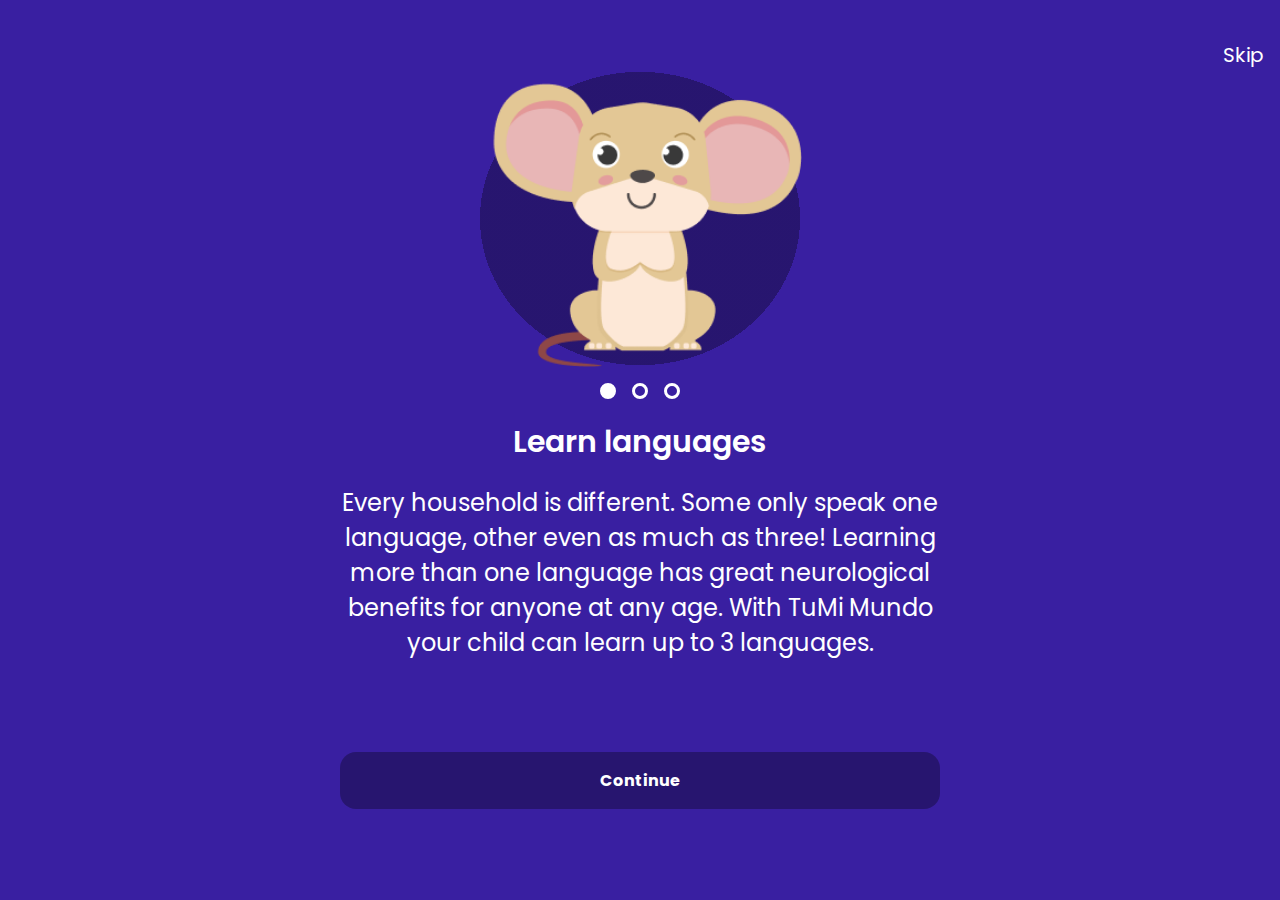
<file: index.html>
<!DOCTYPE html>
<html lang="en">
<head>
    <meta charset="UTF-8">
    <meta name="viewport" content="width=device-width, initial-scale=1.0">
    <link rel="stylesheet" href="styles/onboarding1.css">
    <!-- Font van google poppins-->
    <link rel="preconnect" href="https://fonts.googleapis.com">
    <link rel="preconnect" href="https://fonts.gstatic.com" crossorigin>
    <link href="https://fonts.googleapis.com/css2?family=Poppins:ital,wght@0,100;0,200;0,300;0,400;0,500;0,600;0,700;0,800;0,900;1,100;1,200;1,300;1,400;1,500;1,600;1,700;1,800;1,900&display=swap" rel="stylesheet">
    <title>Tumi Mundo onboarding1</title>
</head>

<body>
    <header>
        <a href="Skip" class="Skip" aria-label="Skip all steps">Skip</a>
    </header>
    <main>
        <section>
            <img src="assets/images/MUIS.png" alt="" height="297"> <!--Je geeft met de brower mee van yo, deze image is zo groot waardoor het niet de orginele sizing meegeeft (beter voor performance en CLS) ~Kaan-->
        </section>
        <article>
            <div class="stipjes1" alt=""> <!-- Span en div, div is in dit geval een block element, dit zorgt ervoor dat hij net als de tekst in een rij word geplaatst.-->
                <span class="stip1"></span> <!-- Lege span voor stijling -->
                <span class="stip2"></span>
                <span class="stip3"></span>
            </div>
            <h1>Learn languages</h1>
            <p>Every household is different. Some only speak one language, other even as much as three!
            Learning more than one language has great neurological benefits for anyone at any age. 
            With TuMi Mundo your child can learn up to 3 languages.
            </p>
        </article>
    </main>   
    <footer>
        <a href="onboarding2.html" class="Button" aria-label="Continue to the next page">Continue</a>
    </footer>
</body>

</html>
</file>
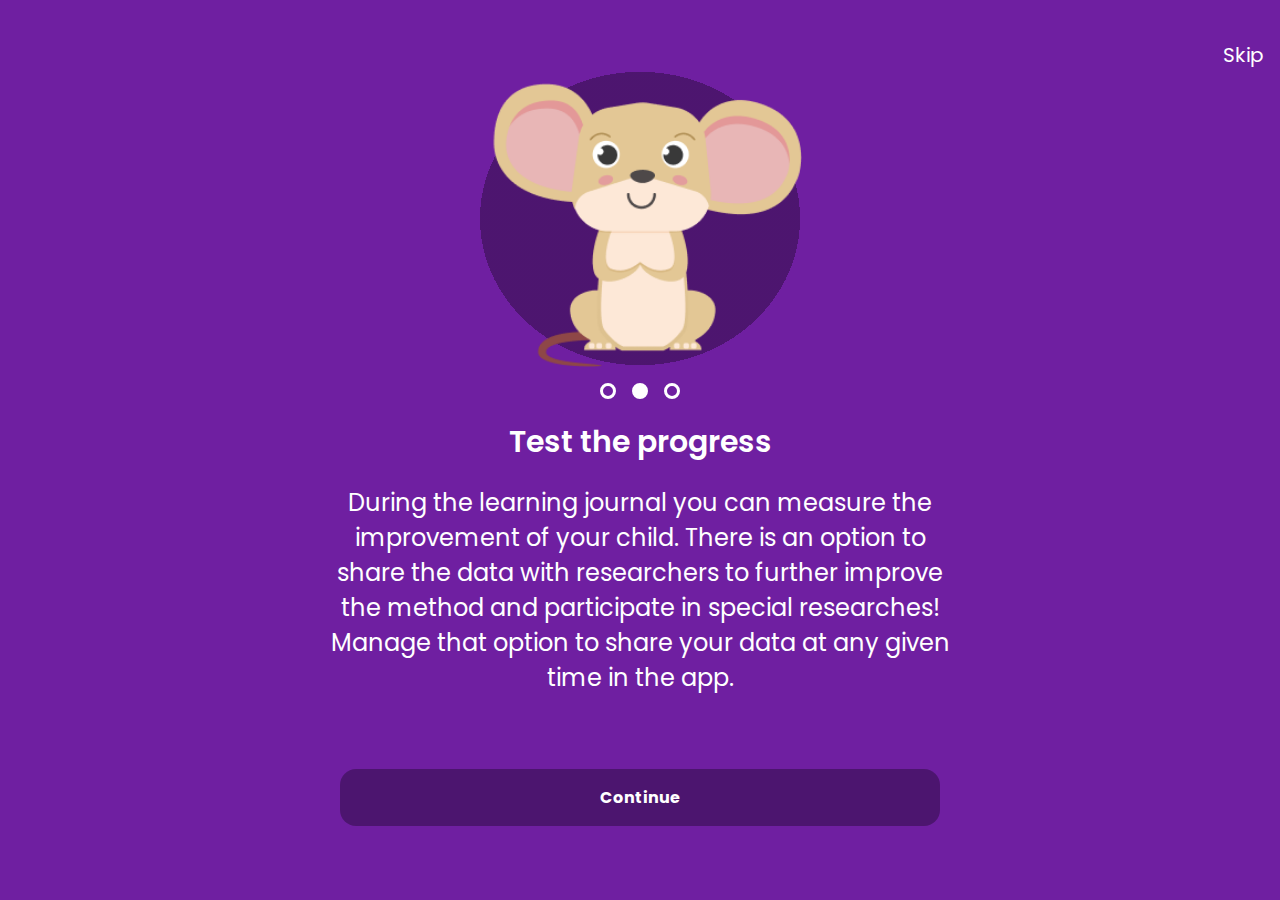
<file: onboarding2.html>
<!DOCTYPE html>
<html lang="en">
<head>
    <meta charset="UTF-8">
    <meta name="viewport" content="width=device-width, initial-scale=1.0">
    <link rel="stylesheet" href="styles/onboarding1.css">
    <!-- Font van google poppins-->
    <link rel="preconnect" href="https://fonts.googleapis.com">
    <link rel="preconnect" href="https://fonts.gstatic.com" crossorigin>
    <link href="https://fonts.googleapis.com/css2?family=Poppins:ital,wght@0,100;0,200;0,300;0,400;0,500;0,600;0,700;0,800;0,900;1,100;1,200;1,300;1,400;1,500;1,600;1,700;1,800;1,900&display=swap" rel="stylesheet">
    <title>Tumi Mundo onboarding2</title>
</head>

<body class="onboarding2">
    <header>
        <a href="Skip" class="Skip" aria-label="Skip all steps">Skip</a>
    </header>
    <main>
        <section>
            <img src="assets/images/MUIS.png" alt="" height="297"> <!--Je geeft met de brower mee van yo, deze image is zo groot waardoor het niet de orginele sizing meegeeft (beter voor performance en CLS) ~Kaan-->
        </section>
        <article>
            <div class="stipjes2"> <!-- Span en div, div is in dit geval een block element, dit zorgt ervoor dat hij net als de tekst in een rij word geplaatst.-->
                <span class="stip1"></span> <!-- Lege span voor stijling -->
                <span class="stip2"></span>
                <span class="stip3"></span>
            </div>
            <h1>Test the progress</h1>
            <p>During the learning journal you can measure the improvement of your child.  
                There is an option to share the data with researchers to further improve 
                the method and participate in special researches! Manage that option
                 to share your data at any given time in the app.
            </p>
        </article>
    </main>   
    <footer>
        <a href="onboarding3.html" class="Button" aria-label="Continue to the next page">Continue</a>
    </footer>
</body>

</html>
</file>
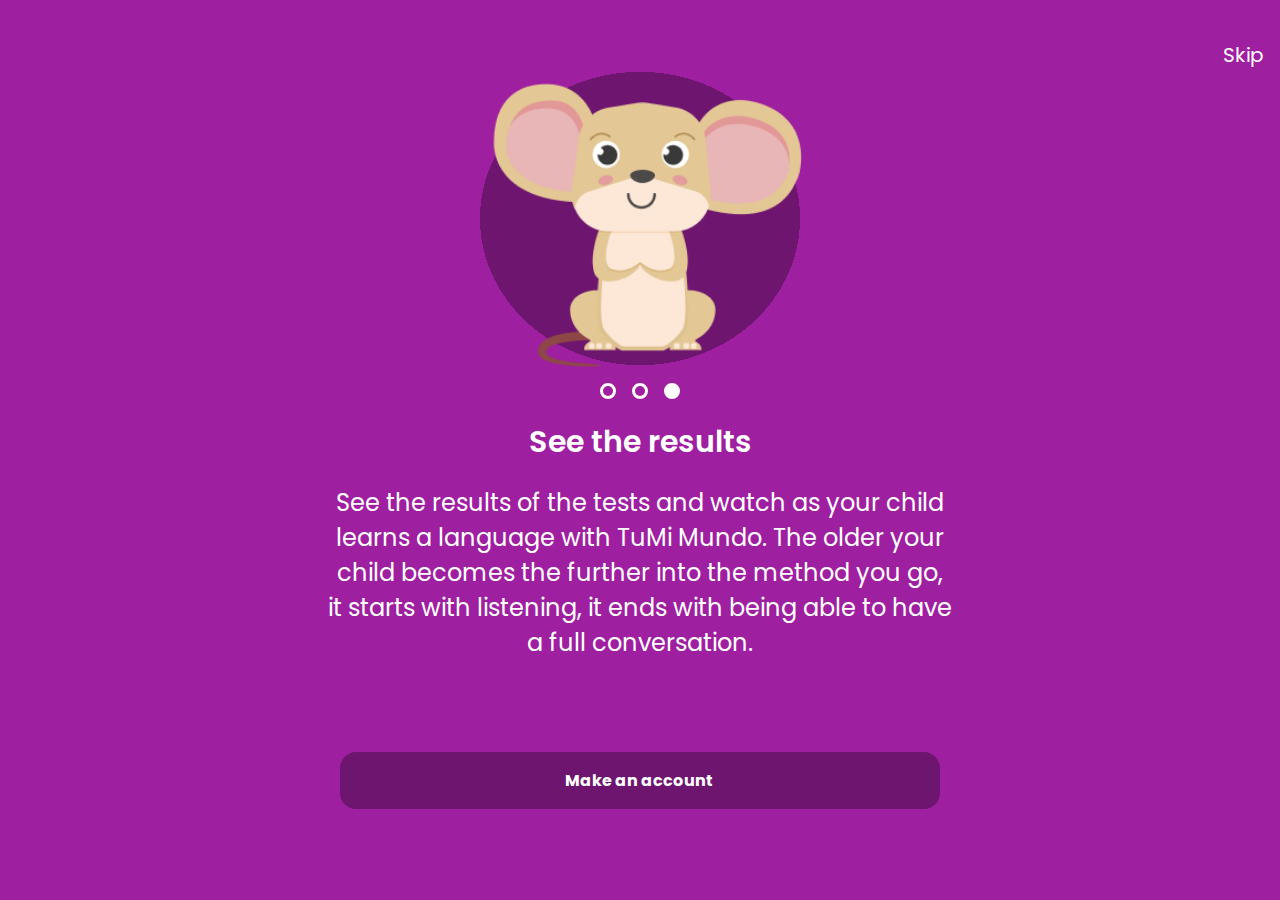
<file: onboarding3.html>
<!DOCTYPE html>
<html lang="en">
<head>
    <meta charset="UTF-8">
    <meta name="viewport" content="width=device-width, initial-scale=1.0">
    <link rel="stylesheet" href="styles/onboarding1.css">
    <!-- Font van google poppins-->
    <link rel="preconnect" href="https://fonts.googleapis.com">
    <link rel="preconnect" href="https://fonts.gstatic.com" crossorigin>
    <link href="https://fonts.googleapis.com/css2?family=Poppins:ital,wght@0,100;0,200;0,300;0,400;0,500;0,600;0,700;0,800;0,900;1,100;1,200;1,300;1,400;1,500;1,600;1,700;1,800;1,900&display=swap" rel="stylesheet">
    <title>Tumi Mundo onboarding3</title>
</head>

<body class="onboarding3">
    <header>
        <a href="Skip" class="Skip" aria-label="Skip all steps">Skip</a>
    </header>
    <main>
        <section>
            <img src="assets/images/MUIS.png" alt="" height="297"> <!--Je geeft met de brower mee van yo, deze image is zo groot waardoor het niet de orginele sizing meegeeft (beter voor performance en CLS) ~Kaan-->
        </section>
        <article>
            <div class="stipjes3"> <!-- Span en div, div is in dit geval een block element, dit zorgt ervoor dat hij net als de tekst in een rij word geplaatst.-->
                <span class="stip1"></span> <!-- Lege span voor stijling -->
                <span class="stip2"></span>
                <span class="stip3"></span>
            </div>
            <h1>See the results</h1>
            <p>See the results of the tests and watch as your child learns a language with TuMi Mundo.
                The older your child becomes the further into the method you go, it starts with listening, 
                it ends with being able to have a full conversation.
            </p>
        </article>
    </main>   
    <footer>
        <a href="pagina2" class="Button" aria-label="Continue to the next page">Make an account</a>
    </footer>
</body>

</html>
</file>
<file: styles/onboarding1.css>
/* CSS */
html {
    font-family: "Poppins", sans-serif;
    color: white;
    height: 100%;
    html:selection{
        color: white;
        background-color: black;
    }
}
body{
    background-color: #391fa1; 
    height: 100%;
    margin: 0em 1em 1em 1em;
    display: flex;
    flex-direction: column;
    &.onboarding2{
        background-color: #6f1fa1;
    }
    &.onboarding3{
        background-color: #9f1fa1;
    }
}
a {
    text-decoration: none;
    color: white;
}
.Skip {
    padding-top: 2em;
    margin: auto;
    font-size: 1.25em;
    display: flex;
    justify-content: flex-end;
}
main {
    align-items: center;
    section {
        display: flex;
        flex-direction: column;
        align-items: center;
        margin: auto;

        img {
            background-image: radial-gradient(rgba(0, 0, 0, .31) 10em, transparent 0);
            @media (forced-colors: active) {
                /* behoud het donkere contrast op de kleuren*/ 
              forced-color-adjust:none;
            }
        }
    }
    article{
        .stipjes1{
            display: flex;
            flex-direction: row;
            justify-content: center;
            margin-top: 1em;
            .stip1 {
                height: 10px;
                width: 10px;
                border-radius: 50%;
                border: solid;
                border-color: white;
                background-color: white;
                @media (forced-colors: active) {
                      /* Zorgt ervoor dat de stipjes wit blijven bij een forced color in windows*/ 
                    forced-color-adjust: none;
                  }
            }
            .stip2, .stip3{
                height: 10px;
                width: 10px;
                margin-left: 1em;
                border: solid;
                border-radius: 50%;
                border-color: white;
            }      
        }
        .stipjes2{
            display: flex;
            flex-direction: row;
            justify-content: center;
            margin-top: 1em;
            .stip2{
                height: 10px;
                width: 10px;
                border: solid;
                border-radius: 50%;
                border-color: white;
                background-color: white;
                @media (forced-colors: active) {
                    /* Zorgt ervoor dat de stipjes wit blijven bij een forced color in windows*/ 
                  forced-color-adjust:none;
                }
            }       
            .stip1, .stip3 {
                height: 10px;
                width: 10px;
                border-radius: 50%;
                border: solid;
                border-color: white;
            }
            .stip2, .stip3{
                margin-left: 1em;
            }
        }
        .stipjes3{
            display: flex;
            flex-direction: row;
            justify-content: center;
            margin-top: 1em;
            .stip3{
                height: 10px;
                width: 10px;
                border: solid;
                border-radius: 50%;
                border-color: white;
                background-color: white;
                @media (forced-colors: active) {
                    /* Zorgt ervoor dat de stipjes wit blijven bij een forced color in windows*/ 
                  forced-color-adjust: none;
                }
            }       
            .stip1, .stip2 {
                height: 10px;
                width: 10px;
                border-radius: 50%;
                border: solid;
                border-color: white;
            }
            .stip2, .stip3{
                margin-left: 1em;
            }
        }
        h1 {
            font-size: 1.875em;
            font-weight: 600;
            /* 400 is standaar weight (Niet bold)*/
            text-align: center;
        }
        p {
            font-size: 1em;
            text-align: center;
            @media only screen and (min-width: 500px) {
                margin: auto 2em auto 2em;
                font-size: 1.2em;
            }
            @media only screen and (min-width: 870px) {
                margin: auto 25% auto 25%;
                font-size: 1.5em;
            }
        }
    }
}
footer {
    text-align: center;
    margin: auto auto 1em;
    width: 80%;
    display: flex;
    justify-content: center;
    @media only screen and (min-width: 500px) {
        margin: auto;
    }
    .Button {
        font-size: 1em; /* knop dikgedrukt zodat hij meer opvalt */
        font-weight: 700;/* Transparant, maar donker. Volgt de Achtergrond kleur en behoud hierarchie in de kleur*/
        display: block;
        background-color: rgba(0,0,0, 0.31);
        /* padding-top: 1em; */
        /* padding-bottom: 1em; */
        padding-block: 1em;
        /* is hetzelfde als de 2 lijnen hierbpven */
        width: 100%;
        border-radius: 1em;
        @media only screen and (min-width: 500px) {
            max-width: 60%;
        }
        @media (forced-colors: active) {
            /* behoud het donkere contrast op de kleuren*/ 
          forced-color-adjust:none;
        }
    }
}
</file>
